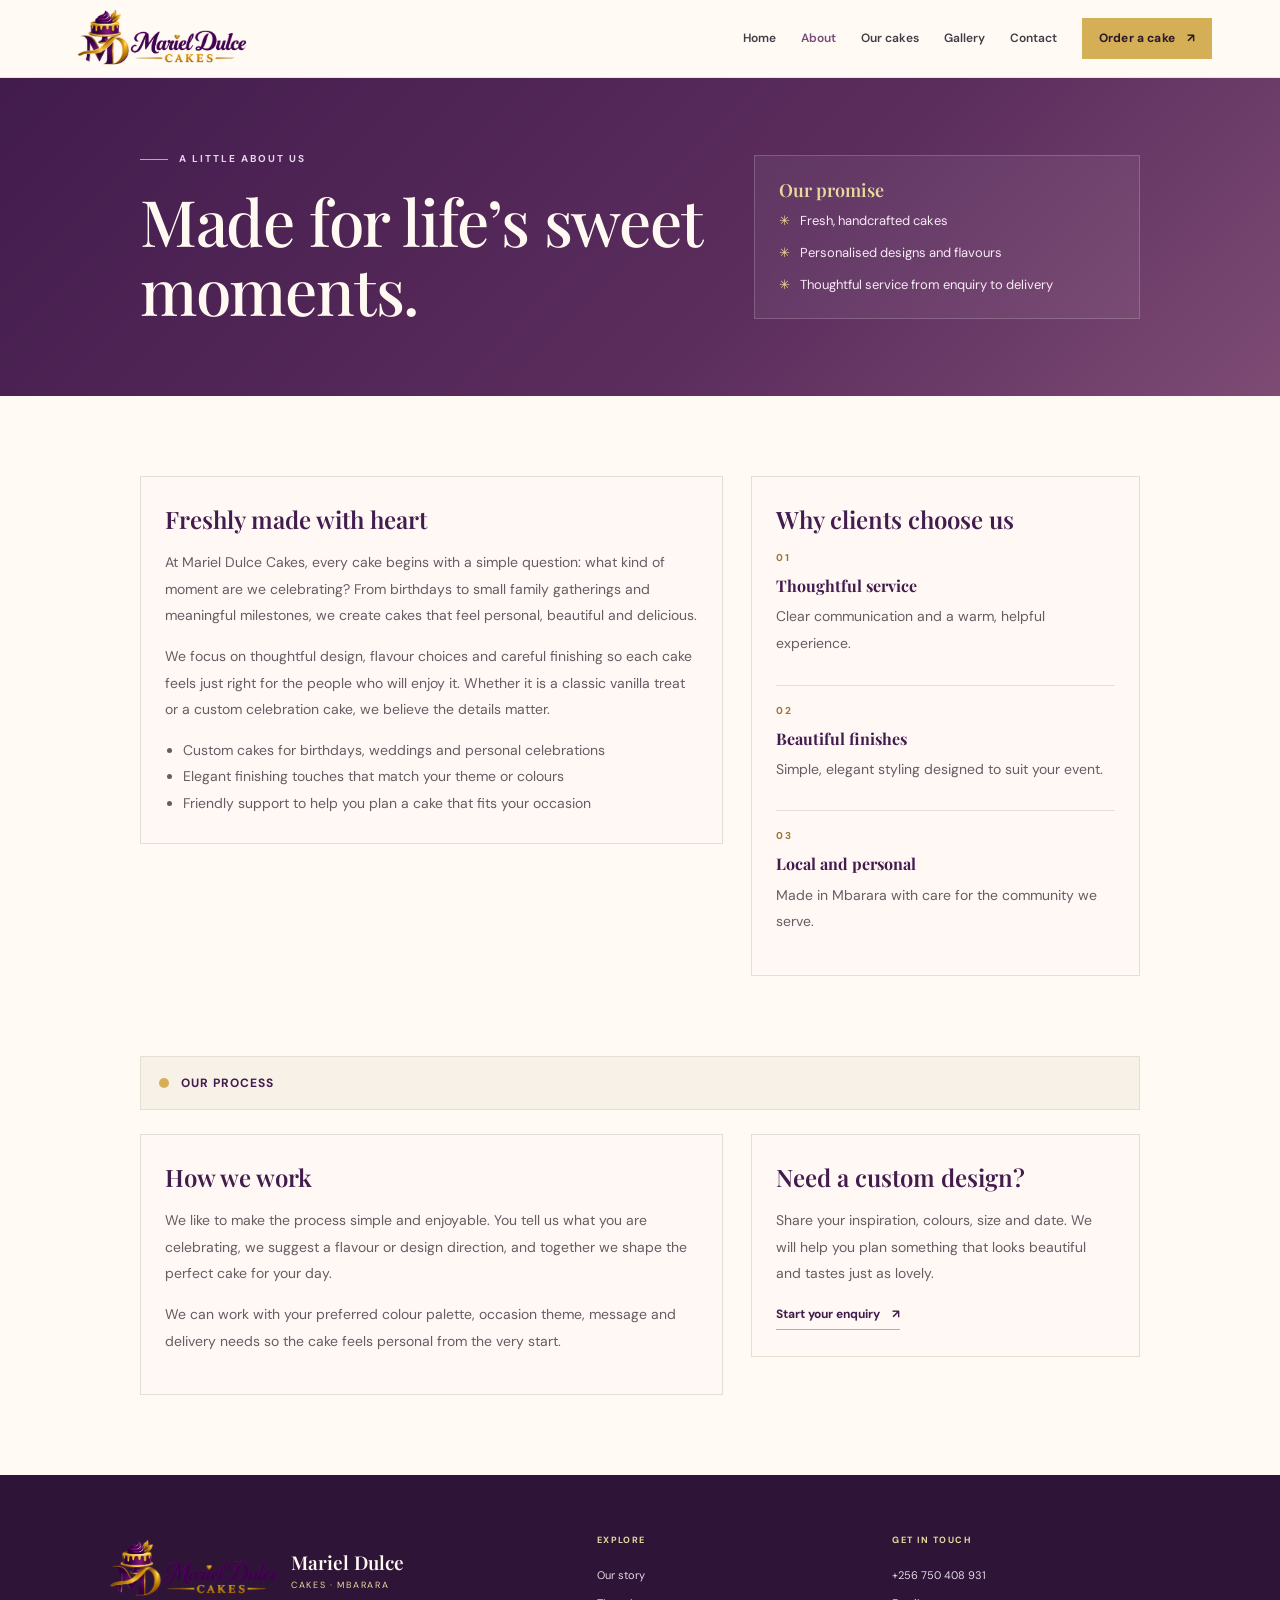
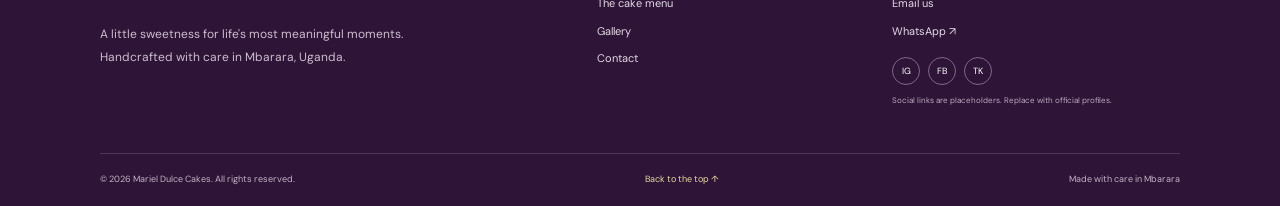
<file: about.html>
<!doctype html>
<html lang="en">
  <head>
    <meta charset="utf-8" />
    <meta name="viewport" content="width=device-width, initial-scale=1" />
    <meta name="theme-color" content="#421c4d" />
    <meta
      name="description"
      content="Learn more about Mariel Dulce Cakes and the care behind every custom cake in Mbarara, Uganda."
    />
    <title>About | Mariel Dulce Cakes</title>
    <link rel="preconnect" href="https://fonts.googleapis.com" />
    <link rel="preconnect" href="https://fonts.gstatic.com" crossorigin />
    <link
      href="https://fonts.googleapis.com/css2?family=DM+Sans:wght@400;500;600;700&family=Playfair+Display:wght@500;600;700&display=swap"
      rel="stylesheet"
    />
    <link rel="stylesheet" href="style.css" />
  </head>
  <body>
    <a class="skip-link" href="#main">Skip to content</a>
    <header class="site-header" id="top">
      <div class="header-inner">
        <a class="brand" href="index.html" aria-label="Mariel Dulce Cakes home">
          <img
            class="brand-logo"
            src="marieldulcelogo.png"
            alt="Mariel Dulce Cakes logo"
          />
        </a>
        <button
          class="menu-toggle"
          type="button"
          aria-label="Open navigation"
          aria-expanded="false"
          aria-controls="primary-nav"
        >
          <span></span><span></span>
        </button>
        <nav class="primary-nav" id="primary-nav" aria-label="Main navigation">
          <a href="index.html">Home</a>
          <a href="about.html" class="active">About</a>
          <a href="cakes.html">Our cakes</a>
          <a href="gallery.html">Gallery</a>
          <a href="contact.html">Contact</a>
          <a class="button button-gold nav-order" href="contact.html#order"
            >Order a cake <span aria-hidden="true">↗</span></a
          >
        </nav>
      </div>
    </header>

    <main id="main">
      <section class="page-hero">
        <div class="page-hero-inner">
          <div class="page-hero-copy">
            <p class="eyebrow eyebrow-light">
              <span class="eyebrow-rule"></span> A LITTLE ABOUT US
            </p>
            <h1>Made for life’s sweet moments.</h1>
          </div>
          <div class="page-hero-card">
            <h3>Our promise</h3>
            <ul>
              <li>Fresh, handcrafted cakes</li>
              <li>Personalised designs and flavours</li>
              <li>Thoughtful service from enquiry to delivery</li>
            </ul>
          </div>
        </div>
      </section>

      <section class="page-shell">
        <div class="page-content-grid">
          <article class="story-card reveal">
            <h3>Freshly made with heart</h3>
            <p>
              At Mariel Dulce Cakes, every cake begins with a simple question:
              what kind of moment are we celebrating? From birthdays to small
              family gatherings and meaningful milestones, we create cakes that
              feel personal, beautiful and delicious.
            </p>
            <p>
              We focus on thoughtful design, flavour choices and careful
              finishing so each cake feels just right for the people who will
              enjoy it. Whether it is a classic vanilla treat or a custom
              celebration cake, we believe the details matter.
            </p>
            <ul>
              <li>
                Custom cakes for birthdays, weddings and personal celebrations
              </li>
              <li>
                Elegant finishing touches that match your theme or colours
              </li>
              <li>
                Friendly support to help you plan a cake that fits your occasion
              </li>
            </ul>
          </article>

          <aside class="info-card reveal">
            <h3>Why clients choose us</h3>
            <div class="info-list">
              <div class="info-item">
                <span>01</span>
                <strong>Thoughtful service</strong>
                <p>Clear communication and a warm, helpful experience.</p>
              </div>
              <div class="info-item">
                <span>02</span>
                <strong>Beautiful finishes</strong>
                <p>Simple, elegant styling designed to suit your event.</p>
              </div>
              <div class="info-item">
                <span>03</span>
                <strong>Local and personal</strong>
                <p>Made in Mbarara with care for the community we serve.</p>
              </div>
            </div>
          </aside>
        </div>
      </section>

      <section class="page-shell" style="padding-top: 0">
        <div class="page-summary reveal">
          <span aria-hidden="true"></span> Our process
        </div>
        <div class="page-content-grid" style="margin-top: 24px">
          <article class="story-card reveal">
            <h3>How we work</h3>
            <p>
              We like to make the process simple and enjoyable. You tell us what
              you are celebrating, we suggest a flavour or design direction, and
              together we shape the perfect cake for your day.
            </p>
            <p>
              We can work with your preferred colour palette, occasion theme,
              message and delivery needs so the cake feels personal from the
              very start.
            </p>
          </article>
          <aside class="info-card reveal">
            <h3>Need a custom design?</h3>
            <p>
              Share your inspiration, colours, size and date. We will help you
              plan something that looks beautiful and tastes just as lovely.
            </p>
            <a class="text-link" href="contact.html#order"
              >Start your enquiry <span aria-hidden="true">↗</span></a
            >
          </aside>
        </div>
      </section>
    </main>

    <footer class="site-footer">
      <div class="footer-main">
        <div class="footer-brand">
          <a class="brand brand-footer" href="index.html"
            ><img class="brand-logo" src="marieldulcelogo.png" alt="" /><span
              class="brand-copy"
              ><span class="brand-name">Mariel Dulce</span
              ><span class="brand-subtitle">CAKES · MBARARA</span></span
            ></a
          >
          <p>
            A little sweetness for life's most meaningful moments. Handcrafted
            with care in Mbarara, Uganda.
          </p>
        </div>
        <div class="footer-links">
          <h2>EXPLORE</h2>
          <a href="about.html">Our story</a>
          <a href="cakes.html">The cake menu</a>
          <a href="gallery.html">Gallery</a>
          <a href="contact.html">Contact</a>
        </div>
        <div class="footer-links">
          <h2>GET IN TOUCH</h2>
          <a href="tel:+256750408931">+256 750 408 931</a>
          <a href="mailto:marywizard01@gmail.com">Email us</a>
          <button class="footer-wa whatsapp-trigger" type="button">
            WhatsApp <span aria-hidden="true">↗</span>
          </button>
          <div class="social-links">
            <a
              href="contact.html"
              aria-label="Instagram link placeholder; replace with business profile"
              >IG</a
            ><a
              href="contact.html"
              aria-label="Facebook link placeholder; replace with business page"
              >FB</a
            ><a
              href="contact.html"
              aria-label="TikTok link placeholder; replace with business profile"
              >TK</a
            >
          </div>
          <small
            >Social links are placeholders. Replace with official
            profiles.</small
          >
        </div>
      </div>
      <div class="footer-bottom">
        <span
          >© <span id="current-year">2026</span> Mariel Dulce Cakes. All rights
          reserved.</span
        ><a href="#top">Back to the top ↑</a
        ><span>Made with care in Mbarara</span>
      </div>
    </footer>
    <button class="back-to-top" type="button" aria-label="Back to top">
      ↑
    </button>
    <div class="toast" id="toast" role="status" aria-live="polite"></div>
    <script src="script.js" defer></script>
  </body>
</html>
</file>
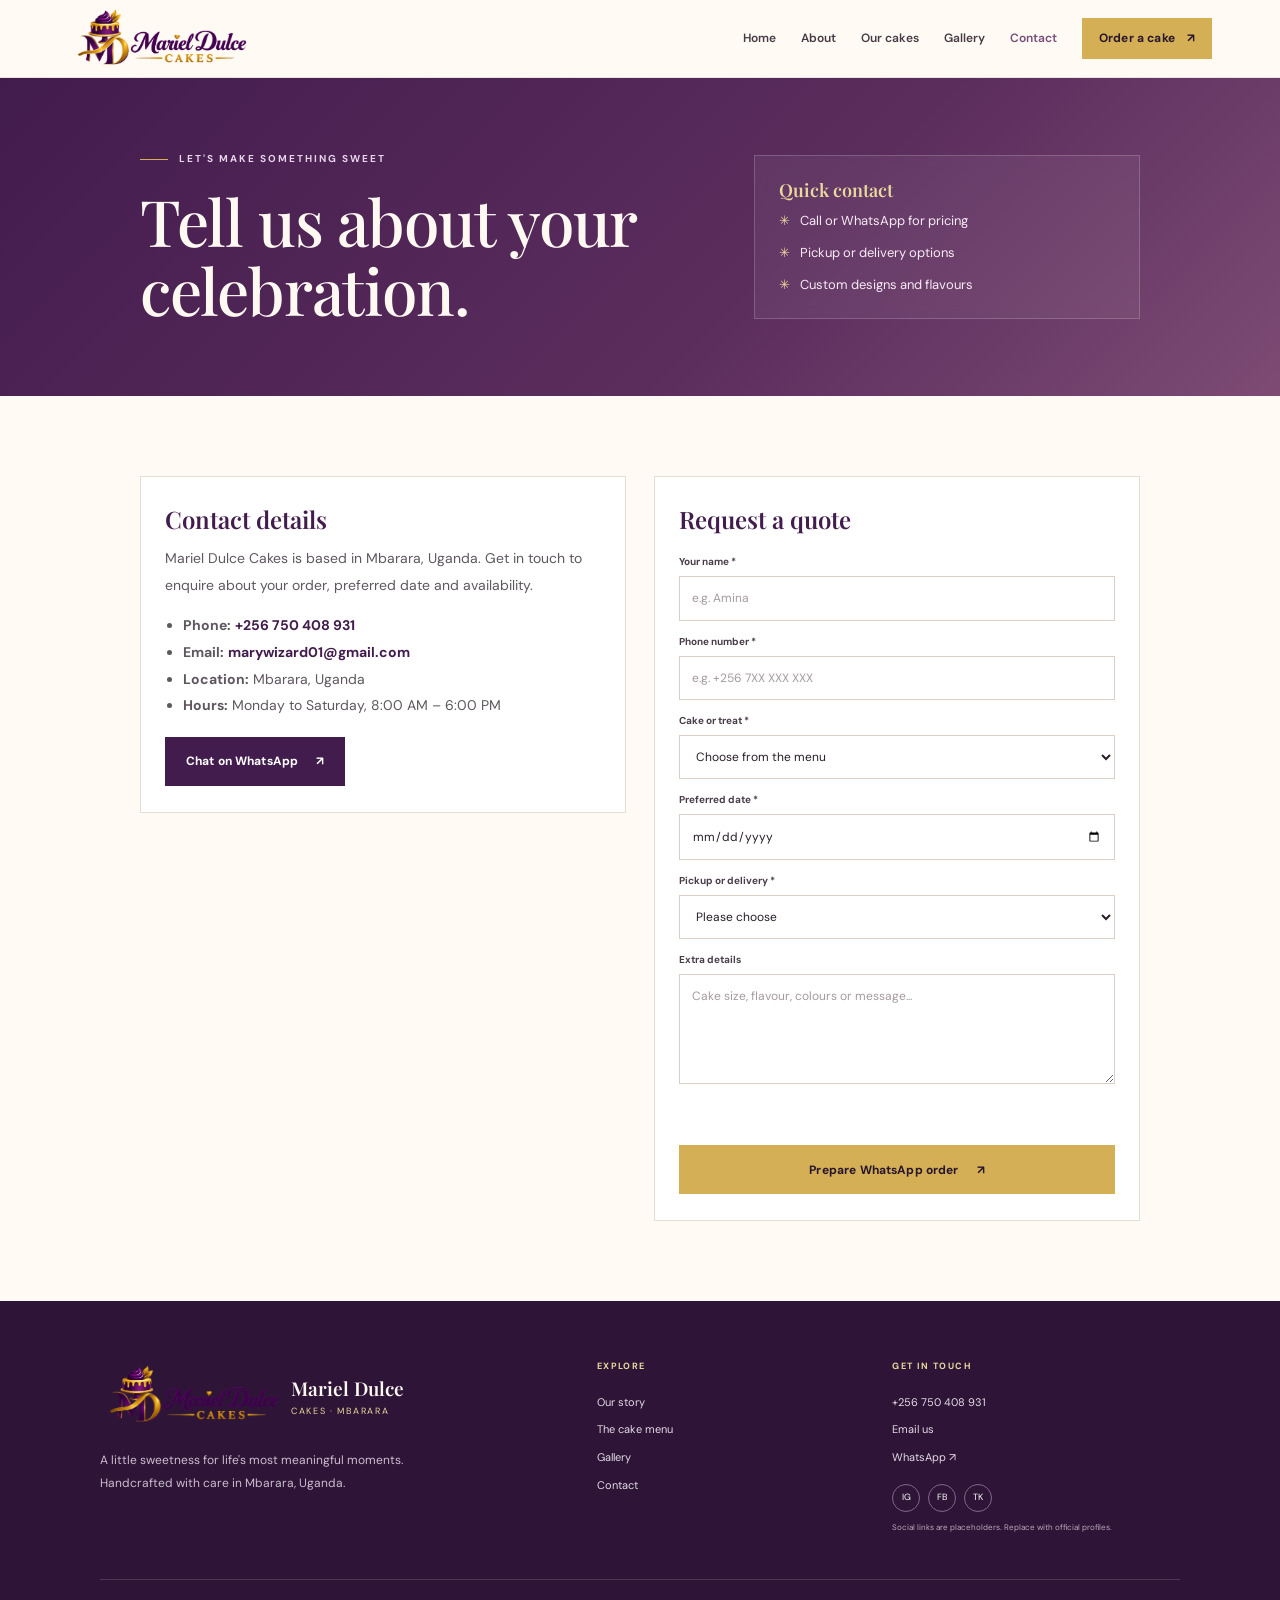
<file: contact.html>
<!doctype html>
<html lang="en">
  <head>
    <meta charset="utf-8" />
    <meta name="viewport" content="width=device-width, initial-scale=1" />
    <meta name="theme-color" content="#421c4d" />
    <meta
      name="description"
      content="Contact Mariel Dulce Cakes to enquire about custom cakes, pickup and delivery in Mbarara, Uganda."
    />
    <title>Contact | Mariel Dulce Cakes</title>
    <link rel="preconnect" href="https://fonts.googleapis.com" />
    <link rel="preconnect" href="https://fonts.gstatic.com" crossorigin />
    <link
      href="https://fonts.googleapis.com/css2?family=DM+Sans:wght@400;500;600;700&family=Playfair+Display:wght@500;600;700&display=swap"
      rel="stylesheet"
    />
    <link rel="stylesheet" href="style.css" />
  </head>
  <body>
    <a class="skip-link" href="#main">Skip to content</a>
    <header class="site-header" id="top">
      <div class="header-inner">
        <a class="brand" href="index.html" aria-label="Mariel Dulce Cakes home">
          <img
            class="brand-logo"
            src="marieldulcelogo.png"
            alt="Mariel Dulce Cakes logo"
          />
        </a>
        <button
          class="menu-toggle"
          type="button"
          aria-label="Open navigation"
          aria-expanded="false"
          aria-controls="primary-nav"
        >
          <span></span><span></span>
        </button>
        <nav class="primary-nav" id="primary-nav" aria-label="Main navigation">
          <a href="index.html">Home</a>
          <a href="about.html">About</a>
          <a href="cakes.html">Our cakes</a>
          <a href="gallery.html">Gallery</a>
          <a href="contact.html" class="active">Contact</a>
          <a class="button button-gold nav-order" href="contact.html#order"
            >Order a cake <span aria-hidden="true">↗</span></a
          >
        </nav>
      </div>
    </header>

    <main id="main">
      <section class="page-hero">
        <div class="page-hero-inner">
          <div class="page-hero-copy">
            <p class="eyebrow eyebrow-light">
              <span class="eyebrow-rule"></span> LET'S MAKE SOMETHING SWEET
            </p>
            <h1>Tell us about your celebration.</h1>
          </div>
          <div class="page-hero-card">
            <h3>Quick contact</h3>
            <ul>
              <li>Call or WhatsApp for pricing</li>
              <li>Pickup or delivery options</li>
              <li>Custom designs and flavours</li>
            </ul>
          </div>
        </div>
      </section>

      <section class="page-shell">
        <div class="contact-page-grid">
          <aside class="contact-box reveal">
            <h3>Contact details</h3>
            <p>
              Mariel Dulce Cakes is based in Mbarara, Uganda. Get in touch to
              enquire about your order, preferred date and availability.
            </p>
            <ul>
              <li>
                <strong>Phone:</strong>
                <a href="tel:+256750408931">+256 750 408 931</a>
              </li>
              <li>
                <strong>Email:</strong>
                <a href="mailto:marywizard01@gmail.com"
                  >marywizard01@gmail.com</a
                >
              </li>
              <li><strong>Location:</strong> Mbarara, Uganda</li>
              <li>
                <strong>Hours:</strong> Monday to Saturday, 8:00 AM – 6:00 PM
              </li>
            </ul>
            <button
              class="button button-purple whatsapp-trigger"
              type="button"
              style="margin-top: 18px"
            >
              Chat on WhatsApp <span aria-hidden="true">↗</span>
            </button>
          </aside>

          <div class="contact-box reveal" id="order">
            <h3>Request a quote</h3>
            <form class="mini-form" id="order-form" novalidate>
              <div class="field">
                <label for="customer-name">Your name *</label
                ><input
                  id="customer-name"
                  name="name"
                  autocomplete="name"
                  required
                  maxlength="80"
                  placeholder="e.g. Amina"
                />
              </div>
              <div class="field">
                <label for="customer-phone">Phone number *</label
                ><input
                  id="customer-phone"
                  name="phone"
                  type="tel"
                  autocomplete="tel"
                  required
                  maxlength="24"
                  placeholder="e.g. +256 7XX XXX XXX"
                />
              </div>
              <div class="field">
                <label for="cake-choice">Cake or treat *</label
                ><select id="cake-choice" name="product" required>
                  <option value="">Choose from the menu</option>
                  <option>Classic Vanilla</option>
                  <option>Chocolate Fudge</option>
                  <option>Red Velvet</option>
                  <option>Custom Celebration Cake</option>
                  <option>Wedding Cake</option>
                  <option>Birthday Cake</option>
                  <option>Cupcakes</option>
                  <option>Bento Cake</option>
                  <option>Dessert Box</option>
                  <option>Other / custom idea</option>
                </select>
              </div>
              <div class="field">
                <label for="cake-date">Preferred date *</label
                ><input id="cake-date" name="date" type="date" required />
              </div>
              <div class="field">
                <label for="fulfilment">Pickup or delivery *</label
                ><select id="fulfilment" name="fulfilment" required>
                  <option value="">Please choose</option>
                  <option>Pickup</option>
                  <option>Delivery</option>
                </select>
              </div>
              <div class="field" id="delivery-field" hidden>
                <label for="delivery-location">Delivery location</label
                ><input
                  id="delivery-location"
                  name="location"
                  autocomplete="street-address"
                  maxlength="160"
                  placeholder="Area or landmark in Mbarara"
                />
              </div>
              <div class="field">
                <label for="cake-notes">Extra details</label
                ><textarea
                  id="cake-notes"
                  name="notes"
                  rows="3"
                  maxlength="500"
                  placeholder="Cake size, flavour, colours or message..."
                ></textarea>
              </div>
              <p
                class="form-error"
                id="form-error"
                role="alert"
                aria-live="polite"
              ></p>
              <button class="button button-gold" type="submit">
                Prepare WhatsApp order <span aria-hidden="true">↗</span>
              </button>
            </form>
          </div>
        </div>
      </section>
    </main>

    <footer class="site-footer">
      <div class="footer-main">
        <div class="footer-brand">
          <a class="brand brand-footer" href="index.html"
            ><img class="brand-logo" src="marieldulcelogo.png" alt="" /><span
              class="brand-copy"
              ><span class="brand-name">Mariel Dulce</span
              ><span class="brand-subtitle">CAKES · MBARARA</span></span
            ></a
          >
          <p>
            A little sweetness for life's most meaningful moments. Handcrafted
            with care in Mbarara, Uganda.
          </p>
        </div>
        <div class="footer-links">
          <h2>EXPLORE</h2>
          <a href="about.html">Our story</a>
          <a href="cakes.html">The cake menu</a>
          <a href="gallery.html">Gallery</a>
          <a href="contact.html">Contact</a>
        </div>
        <div class="footer-links">
          <h2>GET IN TOUCH</h2>
          <a href="tel:+256750408931">+256 750 408 931</a>
          <a href="mailto:marywizard01@gmail.com">Email us</a>
          <button class="footer-wa whatsapp-trigger" type="button">
            WhatsApp <span aria-hidden="true">↗</span>
          </button>
          <div class="social-links">
            <a
              href="contact.html"
              aria-label="Instagram link placeholder; replace with business profile"
              >IG</a
            ><a
              href="contact.html"
              aria-label="Facebook link placeholder; replace with business page"
              >FB</a
            ><a
              href="contact.html"
              aria-label="TikTok link placeholder; replace with business profile"
              >TK</a
            >
          </div>
          <small
            >Social links are placeholders. Replace with official
            profiles.</small
          >
        </div>
      </div>
      <div class="footer-bottom">
        <span
          >© <span id="current-year">2026</span> Mariel Dulce Cakes. All rights
          reserved.</span
        ><a href="#top">Back to the top ↑</a
        ><span>Made with care in Mbarara</span>
      </div>
    </footer>
    <button class="back-to-top" type="button" aria-label="Back to top">
      ↑
    </button>
    <div class="toast" id="toast" role="status" aria-live="polite"></div>
    <script src="script.js" defer></script>
  </body>
</html>
</file>
<file: style.css>
@import url("https://fonts.googleapis.com/css2?family=DM+Sans:wght@400;500;600;700&family=Playfair+Display:ital,wght@0,500;0,600;0,700;1,500;1,600&display=swap");

:root {
  --purple: #421c4d;
  --purple-mid: #602e69;
  --purple-soft: #774c7b;
  --gold: #d4af55;
  --gold-light: #ead99d;
  --cream: #fffaf3;
  --paper: #f6f0e8;
  --ink: #281e29;
  --muted: #766c72;
  --line: #e6ddd5;
  --serif: "Playfair Display", Georgia, serif;
  --sans: "DM Sans", Arial, sans-serif;
  --wrap: 1200px;
  --shadow: 0 18px 50px rgba(43, 25, 44, 0.12);
}
* {
  box-sizing: border-box;
}
html {
  scroll-behavior: smooth;
  scroll-padding-top: 84px;
}
body {
  margin: 0;
  background: var(--cream);
  color: var(--ink);
  font-family: var(--sans);
  font-size: 15px;
  line-height: 1.7;
  -webkit-font-smoothing: antialiased;
}
img {
  display: block;
  max-width: 100%;
}
a {
  color: inherit;
  text-decoration: none;
}
button,
input,
select,
textarea {
  font: inherit;
}
button {
  color: inherit;
}
.skip-link {
  position: fixed;
  top: 8px;
  left: 8px;
  z-index: 1000;
  transform: translateY(-150%);
  background: white;
  padding: 10px 16px;
}
.skip-link:focus {
  transform: translateY(0);
}
:focus-visible {
  outline: 3px solid #b68d2d;
  outline-offset: 4px;
}
.site-header {
  height: 78px;
  position: sticky;
  top: 0;
  z-index: 20;
  background: rgba(255, 250, 243, 0.96);
  border-bottom: 1px solid rgba(66, 28, 77, 0.1);
  backdrop-filter: blur(14px);
}
.header-inner {
  height: 100%;
  max-width: var(--wrap);
  padding: 0 28px;
  margin: auto;
  display: flex;
  align-items: center;
  justify-content: space-between;
}
.brand {
  display: flex;
  align-items: center;
  gap: 11px;
}
.brand-logo {
  width: 180px;
  object-fit: contain;
  border-radius: 50%;
}
.brand-copy {
  display: flex;
  flex-direction: column;
  line-height: 1.12;
}
.brand-name {
  font: 600 19px var(--serif);
  color: var(--purple);
}
.brand-subtitle {
  font-size: 9px;
  letter-spacing: 1.7px;
  color: #997938;
  margin-top: 5px;
}
.primary-nav {
  display: flex;
  align-items: center;
  gap: 25px;
}
.primary-nav > a:not(.button) {
  font-size: 12px;
  font-weight: 600;
  color: #453a46;
  transition: color 0.2s;
}
.primary-nav > a:not(.button):hover,
.primary-nav > a.active {
  color: var(--purple-soft);
}
.button {
  min-height: 49px;
  padding: 0 21px;
  display: inline-flex;
  align-items: center;
  justify-content: center;
  gap: 18px;
  border: 0;
  font-size: 12px;
  font-weight: 700;
  letter-spacing: 0.15px;
  cursor: pointer;
  transition:
    background 0.2s,
    transform 0.2s,
    color 0.2s;
}
.button:hover {
  transform: translateY(-2px);
}
.button-gold {
  background: var(--gold);
  color: #28172d;
}
.button-gold:hover {
  background: #e1c36e;
}
.button-purple {
  background: var(--purple);
  color: white;
}
.button-purple:hover {
  background: var(--purple-mid);
}
.nav-order {
  min-height: 41px;
  padding: 0 17px;
  gap: 12px;
}
.menu-toggle {
  display: none;
}
.hero {
  min-height: 650px;
  background: var(--purple);
  color: #fff9f2;
  position: relative;
  overflow: hidden;
  display: grid;
  grid-template-columns: 1fr 1fr;
  align-items: center;
  padding: 60px max(7.8vw, calc((100vw - var(--wrap)) / 2)) 74px;
  gap: 50px;
}
.hero:before {
  content: "";
  position: absolute;
  inset: 0 50% 0 0;
  background: radial-gradient(
    ellipse at 22% 75%,
    rgba(128, 76, 126, 0.32),
    transparent 55%
  );
}
.hero-grain {
  position: absolute;
  inset: 0;
  opacity: 0.13;
  background-image: radial-gradient(
    var(--gold-light) 0.65px,
    transparent 0.65px
  );
  background-size: 22px 22px;
  mask-image: linear-gradient(90deg, #000, transparent 65%);
}
.hero-copy {
  position: relative;
  z-index: 2;
  max-width: 535px;
  padding: 30px 0 35px;
}
.eyebrow {
  display: flex;
  align-items: center;
  gap: 11px;
  color: #956f31;
  font-size: 10px;
  font-weight: 700;
  letter-spacing: 2px;
  margin: 0 0 18px;
}
.eyebrow-light {
  color: var(--gold-light);
}
.eyebrow-rule {
  height: 1px;
  width: 28px;
  background: var(--gold);
}
h1,
h2,
h3,
p {
  margin-top: 0;
}
.hero h1 {
  font: 500 clamp(48px, 5.3vw, 73px)/1.12 var(--serif);
  letter-spacing: -1.7px;
  margin: 0 0 21px;
}
.hero h1 em,
h2 em {
  color: var(--gold-light);
  font-weight: 500;
}
.hero-intro {
  max-width: 410px;
  color: #e1d5e4;
  font-size: 15px;
  line-height: 1.9;
  margin: 0 0 28px;
}
.hero-actions {
  display: flex;
  align-items: center;
  gap: 28px;
}
.text-link {
  font-size: 12px;
  font-weight: 700;
  color: var(--purple);
  display: inline-flex;
  align-items: center;
  gap: 12px;
  border-bottom: 1px solid var(--gold);
  padding-bottom: 5px;
  transition: gap 0.2s;
}
.text-link:hover {
  gap: 18px;
}
.text-link-light {
  color: #fff9f2;
}
.hero-location {
  font-size: 11px;
  color: #e3d7e5;
  margin-top: 46px;
  display: flex;
  align-items: center;
  gap: 10px;
}
.location-mark {
  color: var(--gold);
  font-size: 17px;
}
.hero-photo-wrap {
  position: relative;
  z-index: 1;
  max-width: 480px;
  width: 100%;
  justify-self: end;
  padding: 0 20px 22px 0;
}
.hero-photo {
  height: 480px;
  width: 100%;
  object-fit: cover;
  position: relative;
  z-index: 1;
}
.hero-outline {
  position: absolute;
  top: 20px;
  right: 0;
  width: calc(100% - 24px);
  height: calc(100% - 22px);
  border: 1px solid rgba(234, 217, 157, 0.68);
}
.hero-photo-caption {
  position: absolute;
  z-index: 2;
  left: -26px;
  bottom: 0;
  background: var(--cream);
  color: var(--purple);
  padding: 15px 19px;
  font: italic 14px var(--serif);
  display: flex;
  gap: 25px;
  align-items: center;
}
.caption-star {
  color: #a38039;
}
.hero-index {
  position: absolute;
  bottom: 30px;
  left: max(28px, calc((100vw - var(--wrap)) / 2));
  font-size: 9px;
  letter-spacing: 2px;
  color: #cbbaca;
}
.section-pad {
  padding: 100px max(7.8vw, calc((100vw - var(--wrap)) / 2));
}
.intro {
  display: grid;
  grid-template-columns: 0.88fr 1fr;
  align-items: center;
  gap: 105px;
}
.intro-photo {
  position: relative;
  padding: 0 22px 24px 0;
  max-width: 455px;
}
.intro-photo:after {
  content: "";
  position: absolute;
  z-index: -1;
  top: 19px;
  left: 19px;
  right: 0;
  bottom: 0;
  border: 1px solid var(--gold);
}
.intro-photo img {
  height: 425px;
  width: 100%;
  object-fit: cover;
}
.image-note {
  position: absolute;
  right: -23px;
  bottom: 43px;
  writing-mode: vertical-rl;
  font: italic 13px var(--serif);
  color: var(--purple);
}
.intro-copy h2,
.section-heading h2,
.contact h2,
.order-intro h2 {
  font: 500 clamp(34px, 4vw, 50px)/1.2 var(--serif);
  letter-spacing: -0.7px;
  color: var(--purple);
  margin: 0 0 20px;
}
.intro-copy h2 em,
.section-heading h2 em,
.contact h2 em {
  color: #a47d2e;
}
.intro-copy > p:not(.eyebrow) {
  color: #6d6268;
  font-size: 14px;
  line-height: 1.95;
  max-width: 520px;
}
.intro-copy blockquote {
  margin: 26px 0 23px;
  border-left: 2px solid var(--gold);
  padding: 4px 0 4px 19px;
  color: var(--purple);
  font: italic 17px/1.7 var(--serif);
  max-width: 420px;
}
.craft-strip {
  min-height: 78px;
  background: #f0e8dc;
  display: flex;
  align-items: center;
  justify-content: center;
  gap: clamp(25px, 6vw, 88px);
  padding: 17px 22px;
  color: var(--purple);
  font: 500 14px var(--serif);
}
.craft-strip div {
  display: flex;
  align-items: center;
  gap: 11px;
}
.craft-strip div span {
  font: 700 9px var(--sans);
  color: #987534;
}
.craft-strip i {
  font-size: 15px;
  color: #a58239;
  font-style: normal;
}
.cakes {
  background: var(--paper);
}
.section-heading {
  display: flex;
  align-items: end;
  justify-content: space-between;
  gap: 40px;
  margin-bottom: 42px;
}
.section-heading h2 {
  margin-bottom: 0;
}
.section-heading > p {
  max-width: 360px;
  color: #746970;
  font-size: 13px;
  line-height: 1.9;
  margin: 0 0 4px;
}
.product-grid {
  display: grid;
  grid-template-columns: repeat(4, minmax(0, 1fr));
  gap: 31px 19px;
}
.product-card {
  min-width: 0;
  background: var(--cream);
  transition:
    transform 0.25s,
    box-shadow 0.25s;
}
.product-card:hover {
  transform: translateY(-5px);
  box-shadow: var(--shadow);
}
.product-image {
  display: block;
  position: relative;
  border: 0;
  padding: 0;
  width: 100%;
  height: 235px;
  overflow: hidden;
  background: #e2d6d4;
  cursor: zoom-in;
  text-align: left;
}
.product-image img {
  height: 100%;
  width: 100%;
  object-fit: cover;
  transition: transform 0.55s;
}
.product-card:hover .product-image img {
  transform: scale(1.045);
}
.image-arrow {
  position: absolute;
  right: 12px;
  top: 12px;
  width: 31px;
  height: 31px;
  display: grid;
  place-items: center;
  background: var(--cream);
  color: var(--purple);
  font-size: 16px;
}
.product-info {
  padding: 17px 16px 15px;
}
.product-title-row {
  display: flex;
  align-items: center;
  justify-content: space-between;
  gap: 8px;
}
.product-title-row h3 {
  font: 600 18px var(--serif);
  color: var(--purple);
  margin: 0;
}
.product-number {
  font-size: 9px;
  color: #ae8a48;
  letter-spacing: 1px;
}
.product-info > p {
  margin: 8px 0 19px;
  min-height: 40px;
  color: #766c72;
  font-size: 11px;
  line-height: 1.7;
}
.product-bottom {
  display: flex;
  align-items: center;
  justify-content: space-between;
  gap: 5px;
  border-top: 1px solid var(--line);
  padding-top: 13px;
}
.price {
  color: var(--purple);
  font-size: 11px;
  font-weight: 700;
}
.price small {
  display: block;
  color: #9a8e91;
  font-size: 9px;
  font-weight: 400;
}
.order-product {
  border: 0;
  background: none;
  color: #84672f;
  font-size: 10px;
  font-weight: 700;
  white-space: nowrap;
  cursor: pointer;
  padding: 5px 0 5px 7px;
}
.order-product:hover {
  color: var(--purple);
}
.price-note,
.image-disclaimer {
  color: #85787e;
  font-size: 10px;
  margin: 23px 0 0;
}
.gallery {
  background: var(--purple);
  color: white;
}
.gallery .section-heading h2 {
  color: #fff9f2;
}
.gallery .section-heading > p {
  color: #d6c8d8;
}
.gallery-grid {
  display: grid;
  grid-template-columns: 1.1fr 0.9fr 0.9fr;
  grid-template-rows: 220px 220px;
  gap: 13px;
}
.gallery-item {
  position: relative;
  overflow: hidden;
  border: 0;
  padding: 0;
  background: #5a4061;
  text-align: left;
  cursor: zoom-in;
  min-width: 0;
}
.gallery-item img {
  height: 100%;
  width: 100%;
  object-fit: cover;
  opacity: 0.91;
  transition:
    transform 0.5s,
    opacity 0.3s;
}
.gallery-item:hover img {
  transform: scale(1.04);
  opacity: 1;
}
.gallery-item:after {
  content: "";
  position: absolute;
  inset: 45% 0 0;
  background: linear-gradient(transparent, rgba(24, 13, 29, 0.75));
}
.gallery-item > span {
  position: absolute;
  z-index: 1;
  bottom: 14px;
  left: 16px;
  right: 16px;
  color: #fff;
  font: 500 15px var(--serif);
  display: flex;
  justify-content: space-between;
}
.gallery-item > span i {
  font: normal 15px var(--sans);
  color: var(--gold-light);
}
.gallery-tall {
  grid-row: span 2;
}
.gallery-wide {
  grid-column: 2/4;
}
.image-disclaimer {
  color: #cbbaca;
}
.reasons {
  background: var(--cream);
}
.reason-grid {
  display: grid;
  grid-template-columns: repeat(3, 1fr);
  border-top: 1px solid var(--line);
  border-left: 1px solid var(--line);
}
.reason {
  padding: 27px 26px 25px;
  border-right: 1px solid var(--line);
  border-bottom: 1px solid var(--line);
  min-height: 172px;
}
.reason-icon {
  height: 37px;
  width: 37px;
  border-radius: 50%;
  background: var(--purple);
  color: var(--gold-light);
  display: grid;
  place-items: center;
  font-size: 18px;
  margin-bottom: 16px;
}
.reason h3 {
  font: 600 18px var(--serif);
  color: var(--purple);
  margin: 0 0 7px;
}
.reason p {
  font-size: 12px;
  color: #766c72;
  margin: 0;
}
.process {
  background: #371742;
  color: #fff9f2;
}
.process .section-heading h2 {
  color: #fff9f2;
}
.process .section-heading {
  align-items: end;
}
.steps {
  display: grid;
  grid-template-columns: repeat(4, 1fr);
  border-top: 1px solid rgba(234, 217, 157, 0.4);
  padding-top: 25px;
  gap: 26px;
}
.step > span {
  font: italic 25px var(--serif);
  color: var(--gold-light);
}
.step h3 {
  font: 500 17px var(--serif);
  margin: 13px 0 7px;
}
.step p {
  font-size: 12px;
  color: #d2c4d4;
  line-height: 1.8;
  max-width: 210px;
  margin: 0;
}
.reviews {
  background: #f3ece3;
}
.review-grid {
  display: grid;
  grid-template-columns: repeat(3, 1fr);
  gap: 17px;
}
.review-card {
  background: var(--cream);
  padding: 24px 23px;
  border-top: 2px solid var(--gold);
  min-height: 200px;
  display: flex;
  flex-direction: column;
}
.review-card-feature {
  background: var(--purple);
  color: #fff9f2;
}
.review-mark {
  font: italic 42px/0.7 var(--serif);
  color: #b38d3d;
}
.review-card-feature .review-mark {
  color: var(--gold-light);
}
.review-placeholder {
  font: italic 15px/1.7 var(--serif);
  color: #70666d;
  flex: 1;
  margin: 13px 0 22px;
}
.review-card-feature .review-placeholder {
  color: #eee4ee;
}
.review-by {
  display: flex;
  align-items: center;
  gap: 11px;
  border-top: 1px solid var(--line);
  padding-top: 13px;
}
.review-card-feature .review-by {
  border-color: rgba(255, 255, 255, 0.2);
}
.review-avatar {
  width: 32px;
  height: 32px;
  border-radius: 50%;
  display: grid;
  place-items: center;
  background: #f1e8d8;
  color: #997631;
}
.review-by strong,
.review-by small {
  display: block;
}
.review-by strong {
  font-size: 10px;
}
.review-by small {
  font-size: 9px;
  color: #8f8389;
}
.review-card-feature .review-by small {
  color: #daceda;
}
.order-section {
  background: var(--purple);
  color: #fff9f2;
  display: grid;
  grid-template-columns: 0.8fr 1.2fr;
  gap: 70px;
  align-items: start;
}
.order-intro {
  position: sticky;
  top: 115px;
}
.order-intro h2 {
  color: #fff9f2;
  font-size: 48px;
  margin-bottom: 19px;
}
.order-intro h2 em {
  color: var(--gold-light);
}
.order-intro > p:not(.eyebrow):not(.wa-status) {
  color: #d9ccdc;
  font-size: 13px;
  line-height: 1.9;
  max-width: 370px;
}
.order-contact {
  display: flex;
  gap: 13px;
  align-items: flex-start;
  margin-top: 32px;
  color: var(--gold-light);
}
.order-contact > span {
  font-size: 20px;
}
.order-contact p {
  color: #e5d9e8;
  font-size: 12px;
  line-height: 1.9;
  margin: 0;
}
.plain-contact {
  display: inline;
  padding: 0;
  border: 0;
  border-bottom: 1px solid var(--gold);
  background: none;
  color: #fff9f2;
  font-size: 12px;
  font-weight: 700;
  cursor: pointer;
}
.wa-status {
  font-size: 10px;
  color: #c9b8ce;
  margin-top: 24px;
}
.order-form {
  background: var(--cream);
  color: var(--ink);
  padding: 30px 31px 25px;
}
.form-heading {
  display: flex;
  justify-content: space-between;
  border-bottom: 1px solid var(--line);
  padding-bottom: 15px;
  margin-bottom: 21px;
  color: var(--purple);
  font-size: 10px;
  font-weight: 700;
  letter-spacing: 1.3px;
}
.form-heading span:last-child {
  color: #8d7f84;
  font-size: 9px;
}
.form-grid {
  display: grid;
  grid-template-columns: 1fr 1fr;
  gap: 16px 14px;
}
.field {
  min-width: 0;
}
.field-wide {
  grid-column: 1/-1;
}
.field label {
  display: block;
  margin: 0 0 6px;
  color: #4a3d4a;
  font-size: 10px;
  font-weight: 700;
}
.field input,
.field select,
.field textarea {
  display: block;
  width: 100%;
  min-height: 43px;
  border: 1px solid #dfd5d0;
  border-radius: 0;
  padding: 10px 11px;
  background: #fffdfa;
  color: var(--ink);
  font-size: 12px;
}
.field textarea {
  resize: vertical;
  min-height: 84px;
}
.field input::placeholder,
.field textarea::placeholder {
  color: #a49a9d;
}
.field input:focus,
.field select:focus,
.field textarea:focus {
  outline: 2px solid #a7853d;
  outline-offset: 1px;
}
.field[hidden] {
  display: none;
}
.form-error {
  color: #a22538;
  font-size: 11px;
  margin: 13px 0 0;
  min-height: 18px;
}
.form-submit {
  width: 100%;
  margin-top: 7px;
}
.form-footnote {
  font-size: 9px;
  color: #8b7f83;
  margin: 12px 0 0;
  text-align: center;
}
.contact {
  display: grid;
  grid-template-columns: 1fr 1fr;
  align-items: center;
  gap: 75px;
}
.contact-copy > p:not(.eyebrow) {
  max-width: 480px;
  color: #766c72;
  font-size: 13px;
  line-height: 1.9;
}
.contact-list {
  margin: 25px 0 27px;
  border-top: 1px solid var(--line);
}
.contact-list > div {
  display: grid;
  grid-template-columns: 100px 1fr;
  gap: 12px;
  padding: 12px 0;
  border-bottom: 1px solid var(--line);
}
.contact-list > div > span {
  font-size: 9px;
  font-weight: 700;
  letter-spacing: 1.3px;
  color: #9b7736;
  padding-top: 3px;
}
.contact-list a,
.contact-list p {
  font-size: 12px;
  font-weight: 600;
  color: var(--purple);
  margin: 0;
}
.contact-list small {
  display: block;
  font-size: 10px;
  color: #8f8389;
  font-weight: 400;
}
.contact-disclaimer {
  margin: 15px 0 0;
  font-size: 9px;
  color: #8a7e82;
}
.map-panel {
  min-height: 420px;
  position: relative;
  overflow: hidden;
  background: #e9e1d5;
  display: grid;
  place-items: center;
}
.map-grid {
  position: absolute;
  inset: -25%;
  opacity: 0.8;
  background-color: #ece5d9;
  background-image:
    linear-gradient(
      33deg,
      transparent 47%,
      #d9cfbf 48%,
      #d9cfbf 49%,
      transparent 50%
    ),
    linear-gradient(
      145deg,
      transparent 39%,
      #d9cfbf 40%,
      #d9cfbf 41%,
      transparent 42%
    ),
    linear-gradient(
      90deg,
      transparent 49%,
      rgba(255, 255, 255, 0.75) 49.5%,
      rgba(255, 255, 255, 0.75) 51%,
      transparent 51.5%
    ),
    linear-gradient(
      0deg,
      transparent 49%,
      rgba(255, 255, 255, 0.75) 49.5%,
      rgba(255, 255, 255, 0.75) 51%,
      transparent 51.5%
    );
  background-size:
    250px 180px,
    310px 220px,
    95px 95px,
    95px 95px;
  transform: rotate(-9deg);
}
.map-pin {
  position: relative;
  z-index: 1;
  width: 53px;
  height: 53px;
  border-radius: 50% 50% 50% 0;
  transform: rotate(-45deg);
  background: var(--purple);
  color: var(--gold-light);
  display: grid;
  place-items: center;
  font-size: 22px;
  box-shadow: 0 7px 20px rgba(66, 28, 77, 0.24);
}
.map-pin:before {
  content: "";
  position: absolute;
  width: 13px;
  height: 13px;
  background: var(--cream);
  border-radius: 50%;
}
.map-label {
  position: absolute;
  z-index: 1;
  left: 22px;
  bottom: 22px;
  background: var(--cream);
  padding: 14px 17px;
  box-shadow: 0 6px 20px rgba(41, 28, 37, 0.08);
}
.map-label small,
.map-label strong,
.map-label span {
  display: block;
}
.map-label small {
  font-size: 8px;
  letter-spacing: 1.3px;
  color: #9b7736;
}
.map-label strong {
  font: 600 17px var(--serif);
  color: var(--purple);
}
.map-label span {
  font-size: 9px;
  color: #80757a;
}
.map-coord {
  position: absolute;
  right: 14px;
  top: 14px;
  font-size: 9px;
  letter-spacing: 1px;
  color: #786c69;
}
.site-footer {
  background: #2e1537;
  color: #f8f0f4;
  padding: 58px max(7.8vw, calc((100vw - var(--wrap)) / 2)) 0;
}
.footer-main {
  display: grid;
  grid-template-columns: 1.5fr 0.8fr 1fr;
  gap: 65px;
  padding-bottom: 45px;
}
.brand-footer .brand-name {
  color: #fff9f2;
}
.brand-footer .brand-subtitle {
  color: var(--gold-light);
}
.footer-brand > p {
  max-width: 310px;
  color: #ccbdcf;
  font-size: 12px;
  line-height: 1.9;
  margin: 18px 0 0;
}
.footer-links {
  display: flex;
  flex-direction: column;
  align-items: flex-start;
  gap: 9px;
}
.footer-links h2 {
  font-size: 9px;
  color: var(--gold-light);
  letter-spacing: 1.4px;
  margin: 0 0 9px;
}
.footer-links > a,
.footer-wa {
  border: 0;
  padding: 0;
  background: none;
  color: #e4d9e7;
  font-size: 11px;
  cursor: pointer;
}
.footer-links > a:hover,
.footer-wa:hover {
  color: var(--gold-light);
}
.social-links {
  display: flex;
  gap: 8px;
  margin-top: 8px;
}
.social-links a {
  width: 28px;
  height: 28px;
  border: 1px solid #80688a;
  border-radius: 50%;
  display: grid;
  place-items: center;
  font-size: 9px;
  color: #fff;
}
.footer-links > small {
  font-size: 8px;
  color: #b9a8bd;
}
.footer-bottom {
  min-height: 53px;
  border-top: 1px solid rgba(255, 255, 255, 0.15);
  display: flex;
  align-items: center;
  justify-content: space-between;
  gap: 15px;
  color: #c1b2c5;
  font-size: 9px;
}
.footer-bottom a {
  color: var(--gold-light);
}
.back-to-top {
  position: fixed;
  z-index: 15;
  right: 20px;
  bottom: 20px;
  width: 42px;
  height: 42px;
  border: 1px solid var(--gold);
  background: var(--purple);
  color: white;
  font-size: 18px;
  cursor: pointer;
  opacity: 0;
  pointer-events: none;
  transform: translateY(8px);
  transition:
    opacity 0.2s,
    transform 0.2s;
}
.back-to-top.visible {
  opacity: 1;
  pointer-events: auto;
  transform: translateY(0);
}
.lightbox {
  position: fixed;
  inset: 0;
  z-index: 50;
  display: flex;
  align-items: center;
  justify-content: center;
  padding: 58px 70px;
  background: rgba(26, 14, 30, 0.94);
  opacity: 0;
  visibility: hidden;
  transition:
    opacity 0.2s,
    visibility 0.2s;
}
.lightbox.open {
  opacity: 1;
  visibility: visible;
}
.lightbox > img {
  max-width: min(100%, 1000px);
  max-height: 82vh;
  object-fit: contain;
  box-shadow: 0 14px 60px rgba(0, 0, 0, 0.3);
}
.lightbox button {
  position: absolute;
  border: 1px solid rgba(255, 255, 255, 0.35);
  background: rgba(255, 255, 255, 0.08);
  color: white;
  width: 43px;
  height: 43px;
  cursor: pointer;
  font-size: 22px;
}
.lightbox-close {
  top: 20px;
  right: 22px;
}
.lightbox-prev {
  left: 18px;
  top: 50%;
  transform: translateY(-50%);
}
.lightbox-next {
  right: 18px;
  top: 50%;
  transform: translateY(-50%);
}
.lightbox-count {
  position: absolute;
  bottom: 12px;
  color: #fff;
  font-size: 11px;
}
.toast {
  position: fixed;
  z-index: 60;
  left: 50%;
  bottom: 24px;
  transform: translate(-50%, 20px);
  padding: 12px 18px;
  background: #2e1537;
  color: white;
  font-size: 12px;
  max-width: min(90vw, 500px);
  opacity: 0;
  pointer-events: none;
  transition:
    opacity 0.2s,
    transform 0.2s;
}
.toast.show {
  opacity: 1;
  transform: translate(-50%, 0);
}
.reveal {
  opacity: 0;
  transform: translateY(16px);
  transition:
    opacity 0.65s ease,
    transform 0.65s ease;
}
.reveal.revealed {
  opacity: 1;
  transform: translateY(0);
}
@media (max-width: 1050px) {
  .header-inner {
    padding: 0 22px;
  }
  .primary-nav {
    gap: 15px;
  }
  .primary-nav > a:not(.button) {
    font-size: 11px;
  }
  .hero {
    padding-left: 6vw;
    padding-right: 6vw;
    gap: 32px;
  }
  .section-pad {
    padding: 80px 6vw;
  }
  .intro {
    gap: 60px;
  }
  .product-grid {
    grid-template-columns: repeat(2, minmax(0, 1fr));
    gap: 22px;
  }
  .product-image {
    height: 280px;
  }
  .order-section {
    gap: 35px;
  }
  .site-footer {
    padding-left: 6vw;
    padding-right: 6vw;
  }
}
@media (max-width: 760px) {
  html {
    scroll-padding-top: 68px;
  }
  .site-header {
    height: 68px;
  }
  .header-inner {
    padding: 0 18px;
  }
  .brand-logo {
    width: 120px;
  }
  .brand-name {
    font-size: 17px;
  }
  .menu-toggle {
    width: 43px;
    height: 43px;
    display: flex;
    flex-direction: column;
    align-items: center;
    justify-content: center;
    gap: 6px;
    border: 1px solid #ded2df;
    background: transparent;
    cursor: pointer;
  }
  .menu-toggle span {
    display: block;
    width: 18px;
    height: 1px;
    background: var(--purple);
    transition: transform 0.2s;
  }
  .menu-toggle[aria-expanded="true"] span:first-child {
    transform: translateY(3.5px) rotate(45deg);
  }
  .menu-toggle[aria-expanded="true"] span:last-child {
    transform: translateY(-3.5px) rotate(-45deg);
  }
  .primary-nav {
    position: absolute;
    top: 67px;
    left: 0;
    right: 0;
    display: none;
    align-items: stretch;
    gap: 0;
    padding: 10px 19px 19px;
    background: var(--cream);
    border-bottom: 1px solid var(--line);
    box-shadow: 0 16px 25px rgba(40, 25, 42, 0.1);
  }
  .primary-nav.open {
    display: flex;
    flex-direction: column;
  }
  .primary-nav > a:not(.button) {
    padding: 12px 2px;
    border-bottom: 1px solid var(--line);
    font-size: 13px;
  }
  .primary-nav .nav-order {
    margin-top: 13px;
    align-self: flex-start;
  }
  .hero {
    min-height: initial;
    grid-template-columns: 1fr;
    padding: 52px 22px 62px;
    gap: 30px;
  }
  .hero:before {
    inset: 0;
  }
  .hero-copy {
    padding: 0;
  }
  .hero h1 {
    font-size: clamp(45px, 12vw, 62px);
  }
  .hero-intro {
    font-size: 14px;
  }
  .hero-location {
    margin-top: 26px;
  }
  .hero-photo-wrap {
    justify-self: center;
    width: min(86%, 430px);
    padding-right: 14px;
  }
  .hero-photo {
    height: clamp(270px, 77vw, 400px);
  }
  .hero-photo-caption {
    left: -13px;
    padding: 12px 14px;
  }
  .hero-index {
    left: 22px;
    bottom: 19px;
    font-size: 8px;
  }
  .section-pad {
    padding: 68px 22px;
  }
  .intro {
    grid-template-columns: 1fr;
    gap: 42px;
  }
  .intro-photo {
    width: 88%;
    max-width: none;
  }
  .intro-photo img {
    height: 340px;
  }
  .image-note {
    right: -22px;
  }
  .intro-copy h2,
  .section-heading h2,
  .contact h2 {
    font-size: 38px;
  }
  .craft-strip {
    justify-content: space-evenly;
    gap: 12px;
    flex-wrap: wrap;
    font-size: 12px;
  }
  .craft-strip i {
    display: none;
  }
  .section-heading {
    display: block;
    margin-bottom: 29px;
  }
  .section-heading > p {
    margin: 15px 0 0;
  }
  .product-grid {
    gap: 14px;
  }
  .product-image {
    height: clamp(140px, 43vw, 235px);
  }
  .product-info {
    padding: 13px 11px 12px;
  }
  .product-title-row h3 {
    font-size: 16px;
  }
  .product-info > p {
    font-size: 10px;
    min-height: 54px;
  }
  .product-bottom {
    align-items: flex-start;
    flex-direction: column;
    gap: 4px;
  }
  .price {
    font-size: 10px;
  }
  .order-product {
    padding: 4px 0;
  }
  .gallery-grid {
    grid-template-columns: 1fr 1fr;
    grid-template-rows: 210px 170px 170px;
    gap: 9px;
  }
  .gallery-tall {
    grid-row: span 2;
  }
  .gallery-wide {
    grid-column: 1/-1;
  }
  .gallery-item > span {
    font-size: 13px;
    left: 10px;
    bottom: 10px;
  }
  .reason-grid {
    grid-template-columns: 1fr 1fr;
  }
  .reason {
    padding: 21px 15px;
    min-height: 165px;
  }
  .reason h3 {
    font-size: 16px;
  }
  .reason p {
    font-size: 11px;
  }
  .process .section-heading {
    display: block;
  }
  .steps {
    grid-template-columns: 1fr 1fr;
    row-gap: 30px;
  }
  .step h3 {
    font-size: 16px;
  }
  .review-grid {
    grid-template-columns: 1fr;
  }
  .review-card {
    min-height: 170px;
  }
  .order-section {
    grid-template-columns: 1fr;
    gap: 32px;
  }
  .order-intro {
    position: static;
  }
  .order-intro h2 {
    font-size: 40px;
  }
  .order-form {
    padding: 24px 19px;
  }
  .contact {
    grid-template-columns: 1fr;
    gap: 34px;
  }
  .map-panel {
    min-height: 300px;
  }
  .footer-main {
    grid-template-columns: 1fr 1fr;
    gap: 34px 25px;
  }
  .footer-brand {
    grid-column: 1/-1;
  }
  .footer-bottom {
    padding: 13px 0;
    flex-wrap: wrap;
    justify-content: flex-start;
  }
  .footer-bottom span:last-child {
    display: none;
  }
  .lightbox {
    padding: 55px 48px;
  }
  .lightbox-prev {
    left: 6px;
  }
  .lightbox-next {
    right: 6px;
  }
}
@media (max-width: 380px) {
  .header-inner {
    padding: 0 13px;
  }
  .brand-name {
    font-size: 16px;
  }
  .hero {
    padding-left: 17px;
    padding-right: 17px;
  }
  .hero-actions {
    gap: 16px;
  }
  .hero-actions .button {
    padding: 0 13px;
  }
  .text-link {
    font-size: 10px;
  }
  .section-pad {
    padding-left: 17px;
    padding-right: 17px;
  }
  .product-title-row h3 {
    font-size: 14px;
  }
  .product-info {
    padding-left: 9px;
    padding-right: 9px;
  }
  .price {
    font-size: 9px;
  }
  .reason {
    padding: 17px 11px;
  }
  .field input,
  .field select {
    font-size: 11px;
  }
}
@media (prefers-reduced-motion: reduce) {
  *,
  *::before,
  *::after {
    scroll-behavior: auto !important;
    animation-duration: 0.01ms !important;
    animation-iteration-count: 1 !important;
    transition-duration: 0.01ms !important;
  }
  .reveal {
    opacity: 1;
    transform: none;
  }
}

.page-shell {
  max-width: var(--wrap);
  margin: 0 auto;
  padding: 80px max(7.8vw, calc((100vw - var(--wrap)) / 2));
}
.page-hero {
  padding-top: 72px;
  padding-bottom: 72px;
  background: linear-gradient(135deg, var(--purple), #5b2d5d 60%, #7d4b74);
  color: #fff9f2;
  position: relative;
  overflow: hidden;
}
.page-hero .page-hero-inner {
  max-width: var(--wrap);
  margin: 0 auto;
  padding: 0 max(7.8vw, calc((100vw - var(--wrap)) / 2));
  display: grid;
  grid-template-columns: 1.2fr 0.8fr;
  align-items: center;
  gap: 36px;
}
.page-hero-copy {
  position: relative;
  z-index: 1;
}
.page-hero-copy p,
.page-hero-copy h1,
.page-hero-copy h2 {
  margin: 0;
}
.page-hero-copy .eyebrow {
  margin-bottom: 18px;
}
.page-hero h1 {
  font: 500 clamp(42px, 5vw, 68px)/1.08 var(--serif);
  letter-spacing: -1.2px;
}
.page-hero p {
  color: #e7d5e9;
  line-height: 1.8;
}
.page-hero-card {
  background: rgba(255, 255, 255, 0.06);
  border: 1px solid rgba(255, 255, 255, 0.18);
  padding: 22px 24px;
  backdrop-filter: blur(6px);
}
.page-hero-card h3 {
  font: 600 18px var(--serif);
  color: var(--gold-light);
  margin: 0 0 8px;
}
.page-hero-card ul {
  list-style: none;
  padding: 0;
  margin: 0;
  display: grid;
  gap: 10px;
  color: #f8ebf6;
}
.page-hero-card li {
  display: flex;
  align-items: center;
  gap: 10px;
  font-size: 13px;
}
.page-hero-card li::before {
  content: "✳";
  color: var(--gold-light);
}
.page-panel {
  background: #fff;
  box-shadow: var(--shadow);
  border: 1px solid var(--line);
  padding: 28px 28px 18px;
}
.page-content-grid {
  display: grid;
  grid-template-columns: 1.2fr 0.8fr;
  gap: 28px;
  align-items: start;
}
.story-card,
.info-card {
  background: #fff8f5;
  border: 1px solid var(--line);
  padding: 26px 24px;
}
.story-card h3,
.info-card h3 {
  font: 600 24px var(--serif);
  color: var(--purple);
  margin: 0 0 14px;
}
.story-card p,
.info-card p,
.story-card li {
  color: #655d63;
  font-size: 14px;
  line-height: 1.9;
}
.story-card ul {
  padding-left: 18px;
  margin: 0;
}
.info-list {
  display: grid;
  gap: 16px;
}
.info-item {
  padding-bottom: 14px;
  border-bottom: 1px solid var(--line);
}
.info-item:last-child {
  border-bottom: 0;
  padding-bottom: 0;
}
.info-item span {
  display: block;
  font-size: 10px;
  font-weight: 700;
  letter-spacing: 1.5px;
  color: #9b7736;
  margin-bottom: 6px;
}
.info-item strong {
  display: block;
  color: var(--purple);
  font-size: 16px;
  font-family: var(--serif);
  margin-bottom: 4px;
}
.gallery-page-grid {
  display: grid;
  grid-template-columns: repeat(3, minmax(0, 1fr));
  gap: 22px;
}
.gallery-page-card {
  display: block;
  position: relative;
  overflow: hidden;
  min-height: 260px;
  border: 0;
  padding: 0;
  background: #d9d0d4;
  cursor: zoom-in;
}
.gallery-page-card img {
  width: 100%;
  height: 100%;
  object-fit: cover;
  transition: transform 0.5s;
}
.gallery-page-card:hover img {
  transform: scale(1.05);
}
.gallery-page-card span {
  position: absolute;
  inset: auto 0 0 0;
  padding: 16px 18px;
  background: linear-gradient(180deg, transparent, rgba(20, 10, 20, 0.78));
  color: #fff;
  font-size: 12px;
  letter-spacing: 0.12em;
  text-transform: uppercase;
}
.cakes-page-grid {
  display: grid;
  grid-template-columns: repeat(3, minmax(0, 1fr));
  gap: 22px;
}
.cake-page-card {
  background: #fff;
  border: 1px solid var(--line);
  overflow: hidden;
  box-shadow: 0 8px 25px rgba(43, 25, 44, 0.04);
}
.cake-page-card img {
  width: 100%;
  height: 220px;
  object-fit: cover;
}
.cake-page-content {
  padding: 20px 18px;
}
.cake-page-content h3 {
  font: 600 22px var(--serif);
  margin: 0 0 8px;
  color: var(--purple);
}
.cake-page-content p {
  font-size: 13px;
  color: #766a70;
  line-height: 1.8;
  margin: 0 0 16px;
}
.cake-meta {
  display: flex;
  justify-content: space-between;
  align-items: center;
  border-top: 1px solid var(--line);
  padding-top: 13px;
}
.cake-meta strong {
  color: var(--purple);
  font-size: 14px;
}
.cake-meta a {
  color: #8b6531;
  font-weight: 700;
  font-size: 11px;
}
.contact-page-grid {
  display: grid;
  grid-template-columns: 1fr 1fr;
  gap: 28px;
  align-items: start;
}
.contact-box {
  background: #fff;
  border: 1px solid var(--line);
  padding: 26px 24px;
}
.contact-box h3 {
  font: 600 24px var(--serif);
  margin: 0 0 10px;
  color: var(--purple);
}
.contact-box p,
.contact-box a,
.contact-box li {
  font-size: 14px;
  color: #5f5760;
  line-height: 1.9;
}
.contact-box ul {
  margin: 0;
  padding-left: 18px;
}
.contact-box a {
  color: var(--purple);
  font-weight: 700;
}
.mini-form {
  display: grid;
  gap: 12px;
  margin-top: 18px;
}
.mini-form .field label {
  display: block;
  margin: 0 0 6px;
  color: #4a3d4a;
  font-size: 10px;
  font-weight: 700;
}
.mini-form input,
.mini-form textarea,
.mini-form select {
  border: 1px solid #dccfc7;
  background: #fff;
  min-height: 44px;
  padding: 11px 12px;
  width: 100%;
}
.mini-form textarea {
  min-height: 110px;
  resize: vertical;
}
.mini-form button {
  margin-top: 6px;
}
.page-summary {
  display: flex;
  align-items: center;
  gap: 12px;
  padding: 16px 18px;
  background: #f8f1e7;
  border: 1px solid var(--line);
  color: var(--purple);
  font-size: 12px;
  font-weight: 700;
  letter-spacing: 1px;
  text-transform: uppercase;
}
.page-summary span {
  display: inline-block;
  width: 10px;
  height: 10px;
  border-radius: 50%;
  background: var(--gold);
}
@media (max-width: 1050px) {
  .page-shell,
  .page-hero .page-hero-inner {
    padding-left: 6vw;
    padding-right: 6vw;
  }
  .page-content-grid,
  .contact-page-grid {
    grid-template-columns: 1fr;
  }
  .gallery-page-grid {
    grid-template-columns: repeat(2, minmax(0, 1fr));
  }
  .cakes-page-grid {
    grid-template-columns: repeat(2, minmax(0, 1fr));
  }
  .page-hero .page-hero-inner {
    grid-template-columns: 1fr;
  }
  .site-footer {
    padding-left: 6vw;
    padding-right: 6vw;
  }
}
@media (max-width: 760px) {
  .page-shell {
    padding-top: 52px;
    padding-bottom: 52px;
  }
  .page-hero {
    padding-top: 52px;
    padding-bottom: 52px;
  }
  .page-hero h1 {
    font-size: clamp(36px, 12vw, 54px);
  }
  .gallery-page-grid,
  .cakes-page-grid {
    grid-template-columns: 1fr;
  }
  .story-card,
  .info-card,
  .contact-box {
    padding: 20px 17px;
  }
  .page-panel {
    padding: 22px 18px;
  }
  .page-summary {
    font-size: 10px;
    letter-spacing: 0.7px;
  }
  .contact-list > div {
    grid-template-columns: 1fr;
    gap: 6px;
  }
}
</file>
